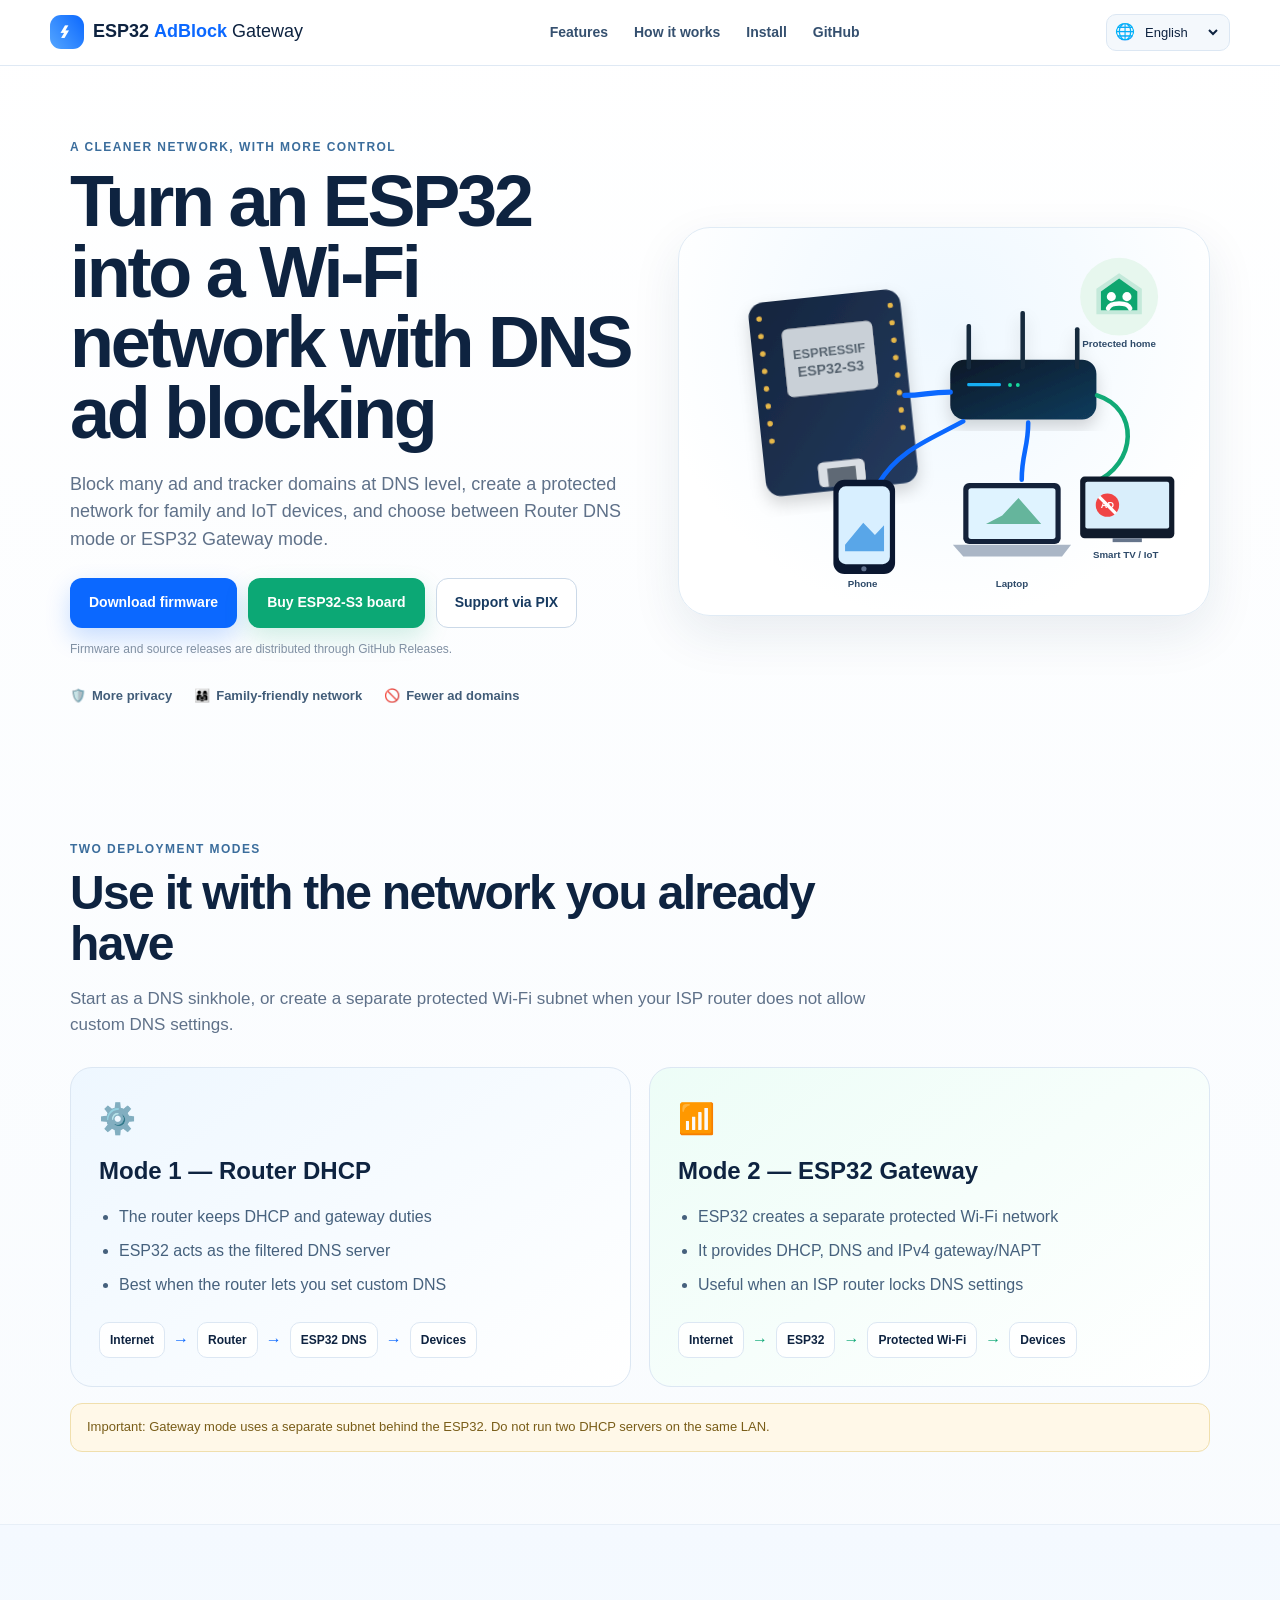
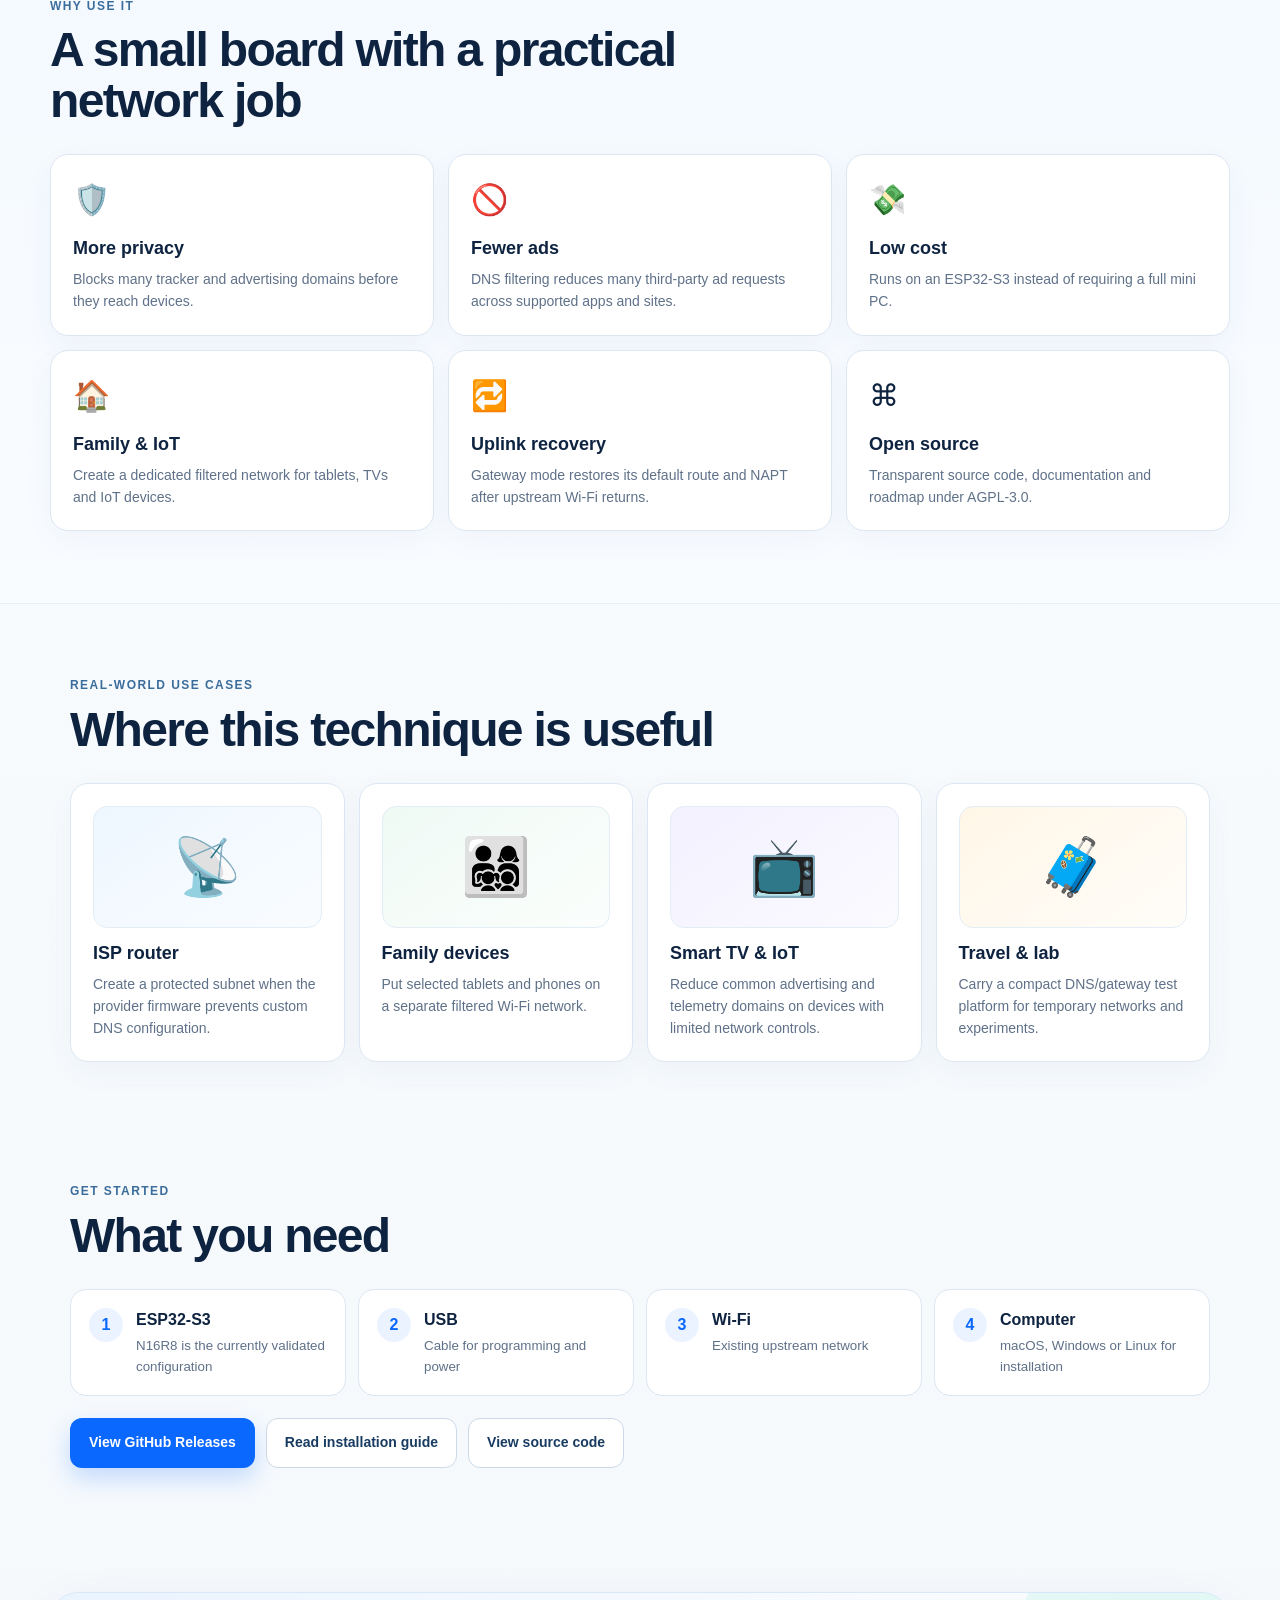
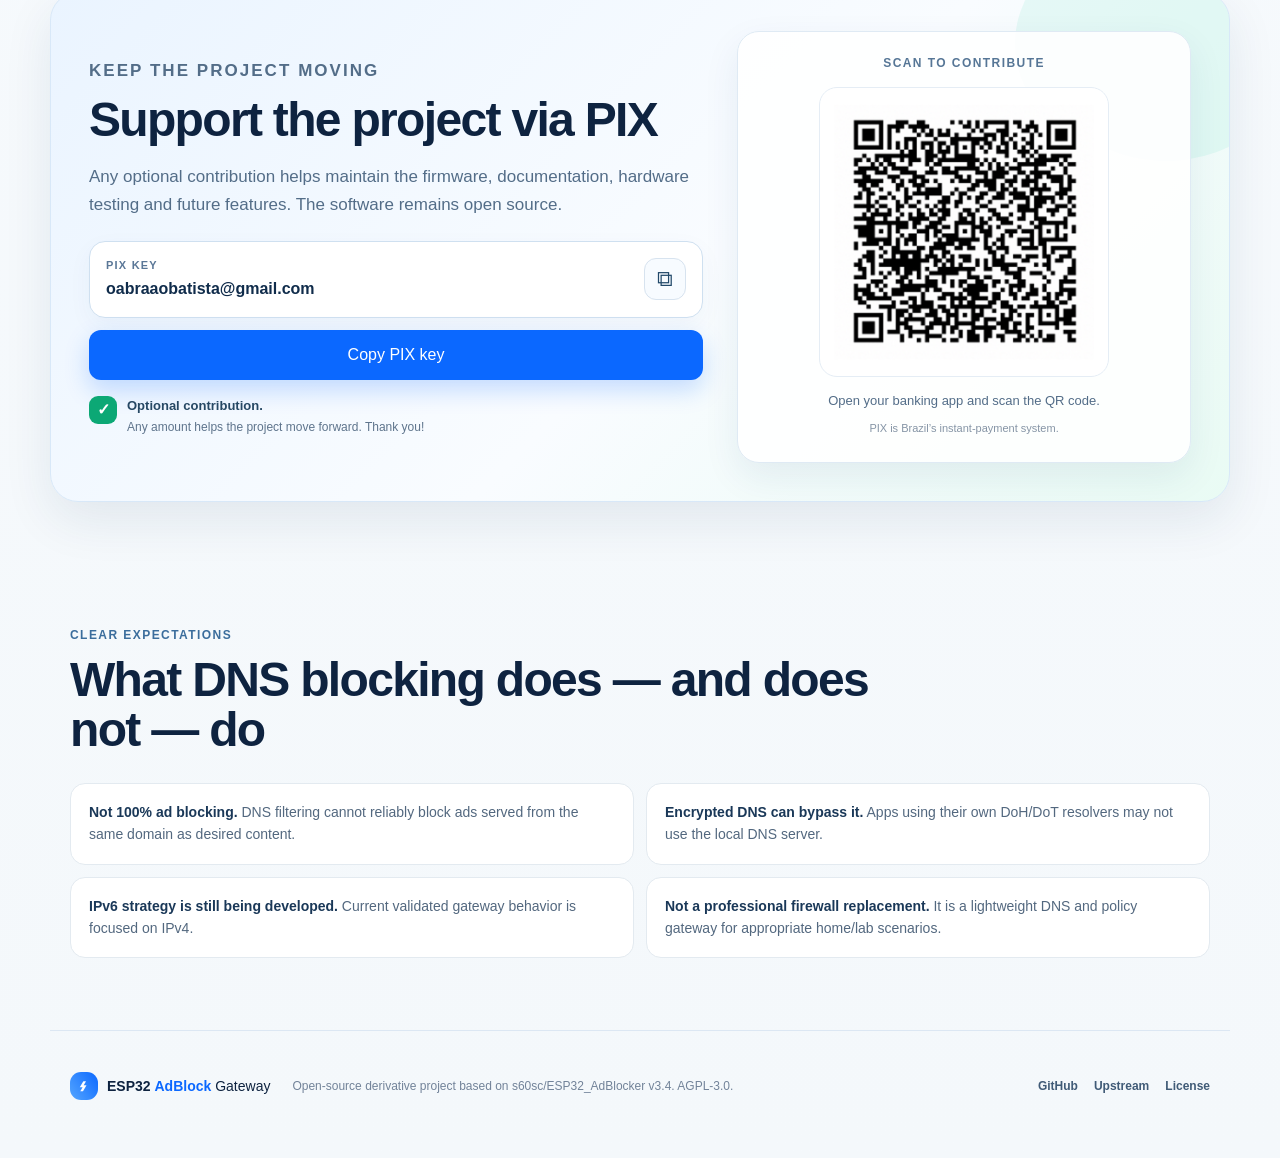
<file: site/index.html>
<!doctype html>
<html lang="en">
<head>
  <meta charset="utf-8">
  <meta name="viewport" content="width=device-width,initial-scale=1">
  <meta name="google-site-verification" content="0h8yRCge7UtPO570fPZsTDNVKGekMW01I0p9-vthDMI">
  <title>ESP32 AdBlock Gateway — DNS Ad Blocking & Protected Wi‑Fi Gateway</title>
  <meta name="description" content="Turn an ESP32-S3 into a low-cost DNS ad blocker and optional protected Wi-Fi gateway for home, family, Smart TV and IoT networks.">
  <meta name="robots" content="index,follow,max-image-preview:large">
  <meta name="theme-color" content="#0b68ff">
  <link rel="canonical" href="https://abraaobat.github.io/ESP32_AdBlocker/">
  <link rel="icon" href="./favicon.svg" type="image/svg+xml">
  <link rel="stylesheet" href="./styles.css">
  <meta property="og:type" content="website">
  <meta property="og:title" content="ESP32 AdBlock Gateway">
  <meta property="og:description" content="DNS-level ad blocking plus an optional protected Wi-Fi gateway powered by ESP32-S3.">
  <meta property="og:url" content="https://abraaobat.github.io/ESP32_AdBlocker/">
  <meta property="og:site_name" content="ESP32 AdBlock Gateway">
  <meta name="twitter:card" content="summary_large_image">
  <script type="application/ld+json">
  {
    "@context":"https://schema.org",
    "@type":"SoftwareApplication",
    "name":"ESP32 AdBlock Gateway",
    "applicationCategory":"UtilitiesApplication",
    "operatingSystem":"ESP32-S3",
    "isAccessibleForFree":true,
    "license":"https://www.gnu.org/licenses/agpl-3.0.html",
    "codeRepository":"https://github.com/abraaobat/ESP32_AdBlocker",
    "downloadUrl":"https://github.com/abraaobat/ESP32_AdBlocker/releases",
    "description":"Open-source ESP32-S3 DNS ad blocker with optional protected Wi-Fi gateway mode."
  }
  </script>
</head>
<body>
  <a class="skip-link" href="#main">Skip to content</a>
  <header class="topbar">
    <a class="brand" href="#top" aria-label="ESP32 AdBlock Gateway home">
      <span class="brand-mark" aria-hidden="true">⌁</span>
      <span><strong>ESP32</strong> <b>AdBlock</b> Gateway</span>
    </a>
    <nav class="nav" aria-label="Primary navigation">
      <a href="#features" data-i18n="navFeatures">Features</a>
      <a href="#how" data-i18n="navHow">How it works</a>
      <a href="#install" data-i18n="navInstall">Install</a>
      <a href="https://github.com/abraaobat/ESP32_AdBlocker" rel="noopener">GitHub</a>
    </nav>
    <label class="lang-control" aria-label="Language">
      <span>🌐</span>
      <select id="languageSelect">
        <option value="en">English</option>
        <option value="pt-BR">Português</option>
        <option value="es">Español</option>
        <option value="fr">Français</option>
        <option value="zh-CN">简体中文</option>
      </select>
    </label>
  </header>

  <main id="main">
    <section class="hero" id="top">
      <div class="hero-copy">
        <p class="eyebrow" data-i18n="eyebrow">A CLEANER NETWORK, WITH MORE CONTROL</p>
        <h1 data-i18n="heroTitle">Turn an ESP32 into a Wi‑Fi network with DNS ad blocking</h1>
        <p class="hero-lead" data-i18n="heroLead">Block many ad and tracker domains at DNS level, create a protected network for family and IoT devices, and choose between Router DNS mode or ESP32 Gateway mode.</p>
        <div class="cta-row">
          <a class="btn btn-primary" href="https://github.com/abraaobat/ESP32_AdBlocker/releases" rel="noopener" data-i18n="downloadFirmware">Download firmware</a>
          <a class="btn btn-accent" href="https://pt.aliexpress.com/item/1005006418608267.html" rel="nofollow noopener" data-i18n="buyBoard">Buy ESP32-S3 board</a>
          <a class="btn btn-ghost" href="#support" data-i18n="supportOne">Support with US$1</a>
        </div>
        <p class="microcopy" data-i18n="releaseNote">Firmware and source releases are distributed through GitHub Releases.</p>
        <div class="trust-row" aria-label="Benefits">
          <span>🛡️ <b data-i18n="trustPrivacy">More privacy</b></span>
          <span>👨‍👩‍👧 <b data-i18n="trustFamily">Family-friendly network</b></span>
          <span>🚫 <b data-i18n="trustAds">Fewer ad domains</b></span>
        </div>
      </div>

      <div class="hero-visual" aria-label="ESP32 connected between the home network and protected devices">
        <svg viewBox="0 0 760 540" role="img" aria-labelledby="heroSvgTitle heroSvgDesc">
          <title id="heroSvgTitle">ESP32 AdBlock Gateway network diagram</title>
          <desc id="heroSvgDesc">An ESP32-S3 board and home router feeding a phone, laptop and smart TV through a filtered network.</desc>
          <defs>
            <linearGradient id="boardGrad" x1="0" y1="0" x2="1" y2="1"><stop stop-color="#14243d"/><stop offset="1" stop-color="#243b5f"/></linearGradient>
            <linearGradient id="routerGrad" x1="0" y1="0" x2="1" y2="1"><stop stop-color="#071827"/><stop offset="1" stop-color="#123c5d"/></linearGradient>
            <filter id="shadow"><feDropShadow dx="0" dy="12" stdDeviation="12" flood-opacity=".16"/></filter>
          </defs>
          <circle cx="650" cy="78" r="60" fill="#e7f7ee"/>
          <path d="M650 42l35 24v39h-70V66z" fill="#12a36f" opacity=".16"/>
          <path d="M650 50l28 20v29h-56V70z" fill="#0ea66f"/>
          <circle cx="638" cy="78" r="7" fill="#fff"/><circle cx="662" cy="78" r="7" fill="#fff"/><path d="M633 96c4-10 30-10 34 0" stroke="#fff" stroke-width="7" stroke-linecap="round" fill="none"/>
          <text x="650" y="155" text-anchor="middle" class="svg-label">Protected home</text>

          <g transform="translate(90 75) rotate(-6 130 130)" filter="url(#shadow)">
            <rect x="0" y="0" width="235" height="300" rx="24" fill="url(#boardGrad)"/>
            <rect x="48" y="45" width="140" height="105" rx="9" fill="#c9d0d7"/>
            <text x="118" y="92" text-anchor="middle" font-size="20" fill="#52606d" font-weight="700">ESPRESSIF</text>
            <text x="118" y="120" text-anchor="middle" font-size="22" fill="#52606d" font-weight="800">ESP32‑S3</text>
            <rect x="82" y="255" width="72" height="38" rx="8" fill="#d9dee4"/>
            <rect x="96" y="265" width="44" height="28" fill="#5f6974"/>
            <g fill="#e5b84a"><circle cx="16" cy="25" r="4"/><circle cx="16" cy="52" r="4"/><circle cx="16" cy="79" r="4"/><circle cx="16" cy="106" r="4"/><circle cx="16" cy="133" r="4"/><circle cx="16" cy="160" r="4"/><circle cx="16" cy="187" r="4"/><circle cx="16" cy="214" r="4"/><circle cx="219" cy="25" r="4"/><circle cx="219" cy="52" r="4"/><circle cx="219" cy="79" r="4"/><circle cx="219" cy="106" r="4"/><circle cx="219" cy="133" r="4"/><circle cx="219" cy="160" r="4"/><circle cx="219" cy="187" r="4"/><circle cx="219" cy="214" r="4"/></g>
          </g>

          <g transform="translate(390 120)" filter="url(#shadow)">
            <rect x="0" y="55" width="225" height="92" rx="22" fill="url(#routerGrad)"/>
            <rect x="26" y="91" width="52" height="5" rx="2" fill="#13aef3"/><circle cx="92" cy="94" r="3" fill="#16d79c"/><circle cx="104" cy="94" r="3" fill="#16d79c"/>
            <rect x="25" y="0" width="7" height="70" rx="3" fill="#142a3e"/><rect x="108" y="-20" width="7" height="90" rx="3" fill="#142a3e"/><rect x="192" y="5" width="7" height="65" rx="3" fill="#142a3e"/>
          </g>
          <path d="M320 230 C350 230 355 225 390 225" stroke="#0b68ff" stroke-width="8" fill="none" stroke-linecap="round"/>
          <path d="M616 230 C680 250 680 335 610 365" stroke="#11aa76" stroke-width="7" fill="none" stroke-linecap="round"/>
          <path d="M510 272 C510 310 500 320 500 360" stroke="#0b68ff" stroke-width="7" fill="none" stroke-linecap="round"/>
          <path d="M410 270 C355 300 310 315 280 365" stroke="#0b68ff" stroke-width="7" fill="none" stroke-linecap="round"/>

          <g transform="translate(210 360)"><rect width="95" height="145" rx="17" fill="#0a1730"/><rect x="8" y="10" width="79" height="120" rx="11" fill="#d8efff"/><path d="M18 100l28-34 18 19 14-15v40H18z" fill="#59a6e8"/><circle cx="47" cy="137" r="4" fill="#61718e"/></g>
          <g transform="translate(410 365)"><rect x="0" y="0" width="150" height="94" rx="9" fill="#14223a"/><rect x="8" y="8" width="134" height="78" rx="4" fill="#dff3ff"/><path d="M60 50l25-27 35 40H35z" fill="#65b59c"/><path d="M-16 95h182l-14 18H0z" fill="#aab6c6"/></g>
          <g transform="translate(590 355)"><rect width="145" height="95" rx="7" fill="#101b2c"/><rect x="8" y="8" width="129" height="72" rx="3" fill="#d9eefb"/><circle cx="42" cy="44" r="18" fill="#f04444"/><text x="42" y="49" text-anchor="middle" font-size="14" fill="#fff" font-weight="900">AD</text><line x1="29" y1="31" x2="55" y2="57" stroke="#fff" stroke-width="5"/><rect x="50" y="95" width="45" height="6" fill="#66758b"/></g>
          <text x="255" y="525" text-anchor="middle" class="svg-label">Phone</text><text x="485" y="525" text-anchor="middle" class="svg-label">Laptop</text><text x="660" y="480" text-anchor="middle" class="svg-label">Smart TV / IoT</text>
        </svg>
      </div>
    </section>

    <section class="section" id="how">
      <div class="section-heading">
        <p class="eyebrow" data-i18n="howEyebrow">TWO DEPLOYMENT MODES</p>
        <h2 data-i18n="howTitle">Use it with the network you already have</h2>
        <p data-i18n="howLead">Start as a DNS sinkhole, or create a separate protected Wi‑Fi subnet when your ISP router does not allow custom DNS settings.</p>
      </div>
      <div class="mode-grid">
        <article class="mode-card blue-card">
          <div class="mode-icon">⚙️</div>
          <h3 data-i18n="mode1Title">Mode 1 — Router DHCP</h3>
          <ul>
            <li data-i18n="mode1a">The router keeps DHCP and gateway duties</li>
            <li data-i18n="mode1b">ESP32 acts as the filtered DNS server</li>
            <li data-i18n="mode1c">Best when the router lets you set custom DNS</li>
          </ul>
          <div class="mini-flow"><span>Internet</span><b>→</b><span>Router</span><b>→</b><span>ESP32 DNS</span><b>→</b><span>Devices</span></div>
        </article>
        <article class="mode-card green-card">
          <div class="mode-icon">📶</div>
          <h3 data-i18n="mode2Title">Mode 2 — ESP32 Gateway</h3>
          <ul>
            <li data-i18n="mode2a">ESP32 creates a separate protected Wi‑Fi network</li>
            <li data-i18n="mode2b">It provides DHCP, DNS and IPv4 gateway/NAPT</li>
            <li data-i18n="mode2c">Useful when an ISP router locks DNS settings</li>
          </ul>
          <div class="mini-flow"><span>Internet</span><b>→</b><span>ESP32</span><b>→</b><span>Protected Wi‑Fi</span><b>→</b><span>Devices</span></div>
        </article>
      </div>
      <p class="notice" data-i18n="dhcpWarning">Important: Gateway mode uses a separate subnet behind the ESP32. Do not run two DHCP servers on the same LAN.</p>
    </section>

    <section class="section tinted" id="features">
      <div class="section-heading">
        <p class="eyebrow" data-i18n="featuresEyebrow">WHY USE IT</p>
        <h2 data-i18n="featuresTitle">A small board with a practical network job</h2>
      </div>
      <div class="feature-grid">
        <article><span>🛡️</span><h3 data-i18n="fPrivacy">More privacy</h3><p data-i18n="fPrivacyD">Blocks many tracker and advertising domains before they reach devices.</p></article>
        <article><span>🚫</span><h3 data-i18n="fAds">Fewer ads</h3><p data-i18n="fAdsD">DNS filtering reduces many third-party ad requests across supported apps and sites.</p></article>
        <article><span>💸</span><h3 data-i18n="fCost">Low cost</h3><p data-i18n="fCostD">Runs on an ESP32-S3 instead of requiring a full mini PC.</p></article>
        <article><span>🏠</span><h3 data-i18n="fFamily">Family & IoT</h3><p data-i18n="fFamilyD">Create a dedicated filtered network for tablets, TVs and IoT devices.</p></article>
        <article><span>🔁</span><h3 data-i18n="fRecovery">Uplink recovery</h3><p data-i18n="fRecoveryD">Gateway mode restores its default route and NAPT after upstream Wi‑Fi returns.</p></article>
        <article><span>⌘</span><h3 data-i18n="fOpen">Open source</h3><p data-i18n="fOpenD">Transparent source code, documentation and roadmap under AGPL-3.0.</p></article>
      </div>
    </section>

    <section class="section">
      <div class="section-heading"><p class="eyebrow" data-i18n="useEyebrow">REAL-WORLD USE CASES</p><h2 data-i18n="useTitle">Where this technique is useful</h2></div>
      <div class="use-grid">
        <article><div class="use-art router-art">📡</div><h3 data-i18n="uIsp">ISP router</h3><p data-i18n="uIspD">Create a protected subnet when the provider firmware prevents custom DNS configuration.</p></article>
        <article><div class="use-art family-art">👨‍👩‍👧‍👦</div><h3 data-i18n="uKids">Family devices</h3><p data-i18n="uKidsD">Put selected tablets and phones on a separate filtered Wi‑Fi network.</p></article>
        <article><div class="use-art tv-art">📺</div><h3 data-i18n="uTv">Smart TV & IoT</h3><p data-i18n="uTvD">Reduce common advertising and telemetry domains on devices with limited network controls.</p></article>
        <article><div class="use-art travel-art">🧳</div><h3 data-i18n="uTravel">Travel & lab</h3><p data-i18n="uTravelD">Carry a compact DNS/gateway test platform for temporary networks and experiments.</p></article>
      </div>
    </section>

    <section class="section install-section" id="install">
      <div class="section-heading"><p class="eyebrow" data-i18n="installEyebrow">GET STARTED</p><h2 data-i18n="installTitle">What you need</h2></div>
      <div class="requirements">
        <div><b>1</b><span><strong>ESP32‑S3</strong><small data-i18n="reqBoard">N16R8 is the currently validated configuration</small></span></div>
        <div><b>2</b><span><strong>USB</strong><small data-i18n="reqUsb">Cable for programming and power</small></span></div>
        <div><b>3</b><span><strong>Wi‑Fi</strong><small data-i18n="reqWifi">Existing upstream network</small></span></div>
        <div><b>4</b><span><strong data-i18n="reqComputerTitle">Computer</strong><small data-i18n="reqComputer">macOS, Windows or Linux for installation</small></span></div>
      </div>
      <div class="install-actions">
        <a class="btn btn-primary" href="https://github.com/abraaobat/ESP32_AdBlocker/releases" data-i18n="viewReleases">View GitHub Releases</a>
        <a class="btn btn-ghost" href="https://github.com/abraaobat/ESP32_AdBlocker#readme" data-i18n="readGuide">Read installation guide</a>
        <a class="btn btn-ghost" href="https://github.com/abraaobat/ESP32_AdBlocker" data-i18n="viewSource">View source code</a>
      </div>
    </section>

    <section class="section support" id="support">
      <div>
        <p class="eyebrow" data-i18n="supportEyebrow">KEEP THE PROJECT MOVING</p>
        <h2 data-i18n="supportTitle">Support the project with US$1</h2>
        <p data-i18n="supportLead">A small optional contribution helps maintain firmware, documentation, hardware tests and future features. The software remains open source.</p>
      </div>
      <div class="support-actions">
        <a class="btn btn-primary" href="https://github.com/sponsors/abraaobat?metadata_campaign=esp32-adblock-gateway" rel="noopener" data-i18n="contributeOne">Contribute US$1</a>
        <a class="btn btn-ghost" href="https://github.com/sponsors/abraaobat?metadata_campaign=esp32-adblock-gateway" rel="noopener" data-i18n="contributeOther">Choose another amount</a>
        <small data-i18n="supportSetup">GitHub Sponsors must be enabled on the maintainer account for payment buttons to work.</small>
      </div>
    </section>

    <section class="section caveats">
      <div class="section-heading"><p class="eyebrow" data-i18n="limitsEyebrow">CLEAR EXPECTATIONS</p><h2 data-i18n="limitsTitle">What DNS blocking does — and does not — do</h2></div>
      <div class="caveat-grid">
        <p data-i18n="limit1"><strong>Not 100% ad blocking.</strong> DNS filtering cannot reliably block ads served from the same domain as desired content.</p>
        <p data-i18n="limit2"><strong>Encrypted DNS can bypass it.</strong> Apps using their own DoH/DoT resolvers may not use the local DNS server.</p>
        <p data-i18n="limit3"><strong>IPv6 strategy is still being developed.</strong> Current validated gateway behavior is focused on IPv4.</p>
        <p data-i18n="limit4"><strong>Not a professional firewall replacement.</strong> It is a lightweight DNS and policy gateway for appropriate home/lab scenarios.</p>
      </div>
    </section>
  </main>

  <footer>
    <div class="brand"><span class="brand-mark">⌁</span><span><strong>ESP32</strong> <b>AdBlock</b> Gateway</span></div>
    <p data-i18n="footerText">Open-source derivative project based on s60sc/ESP32_AdBlocker v3.4. AGPL-3.0.</p>
    <div class="footer-links"><a href="https://github.com/abraaobat/ESP32_AdBlocker">GitHub</a><a href="https://github.com/s60sc/ESP32_AdBlocker">Upstream</a><a href="https://github.com/abraaobat/ESP32_AdBlocker/blob/main/LICENSE">License</a></div>
  </footer>
  <script src="./app.js" defer></script>
</body>
</html>
</file>
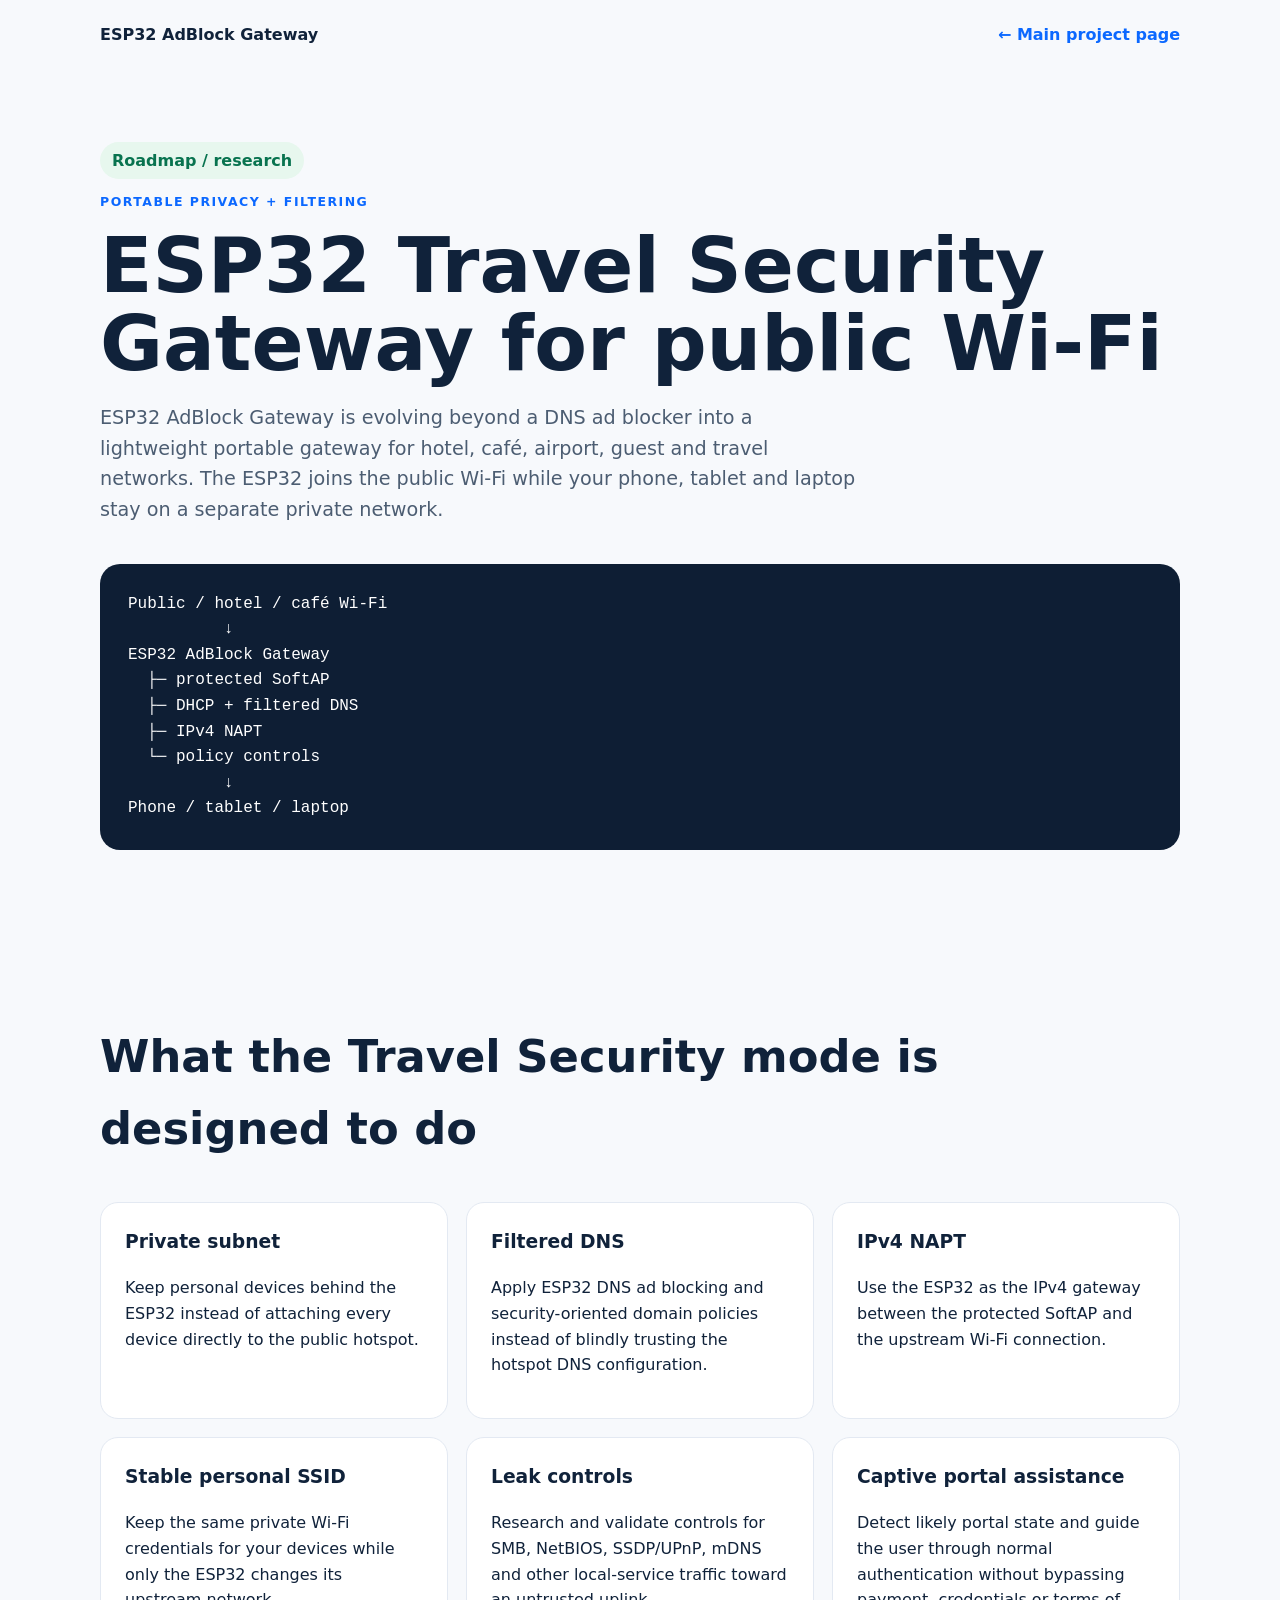
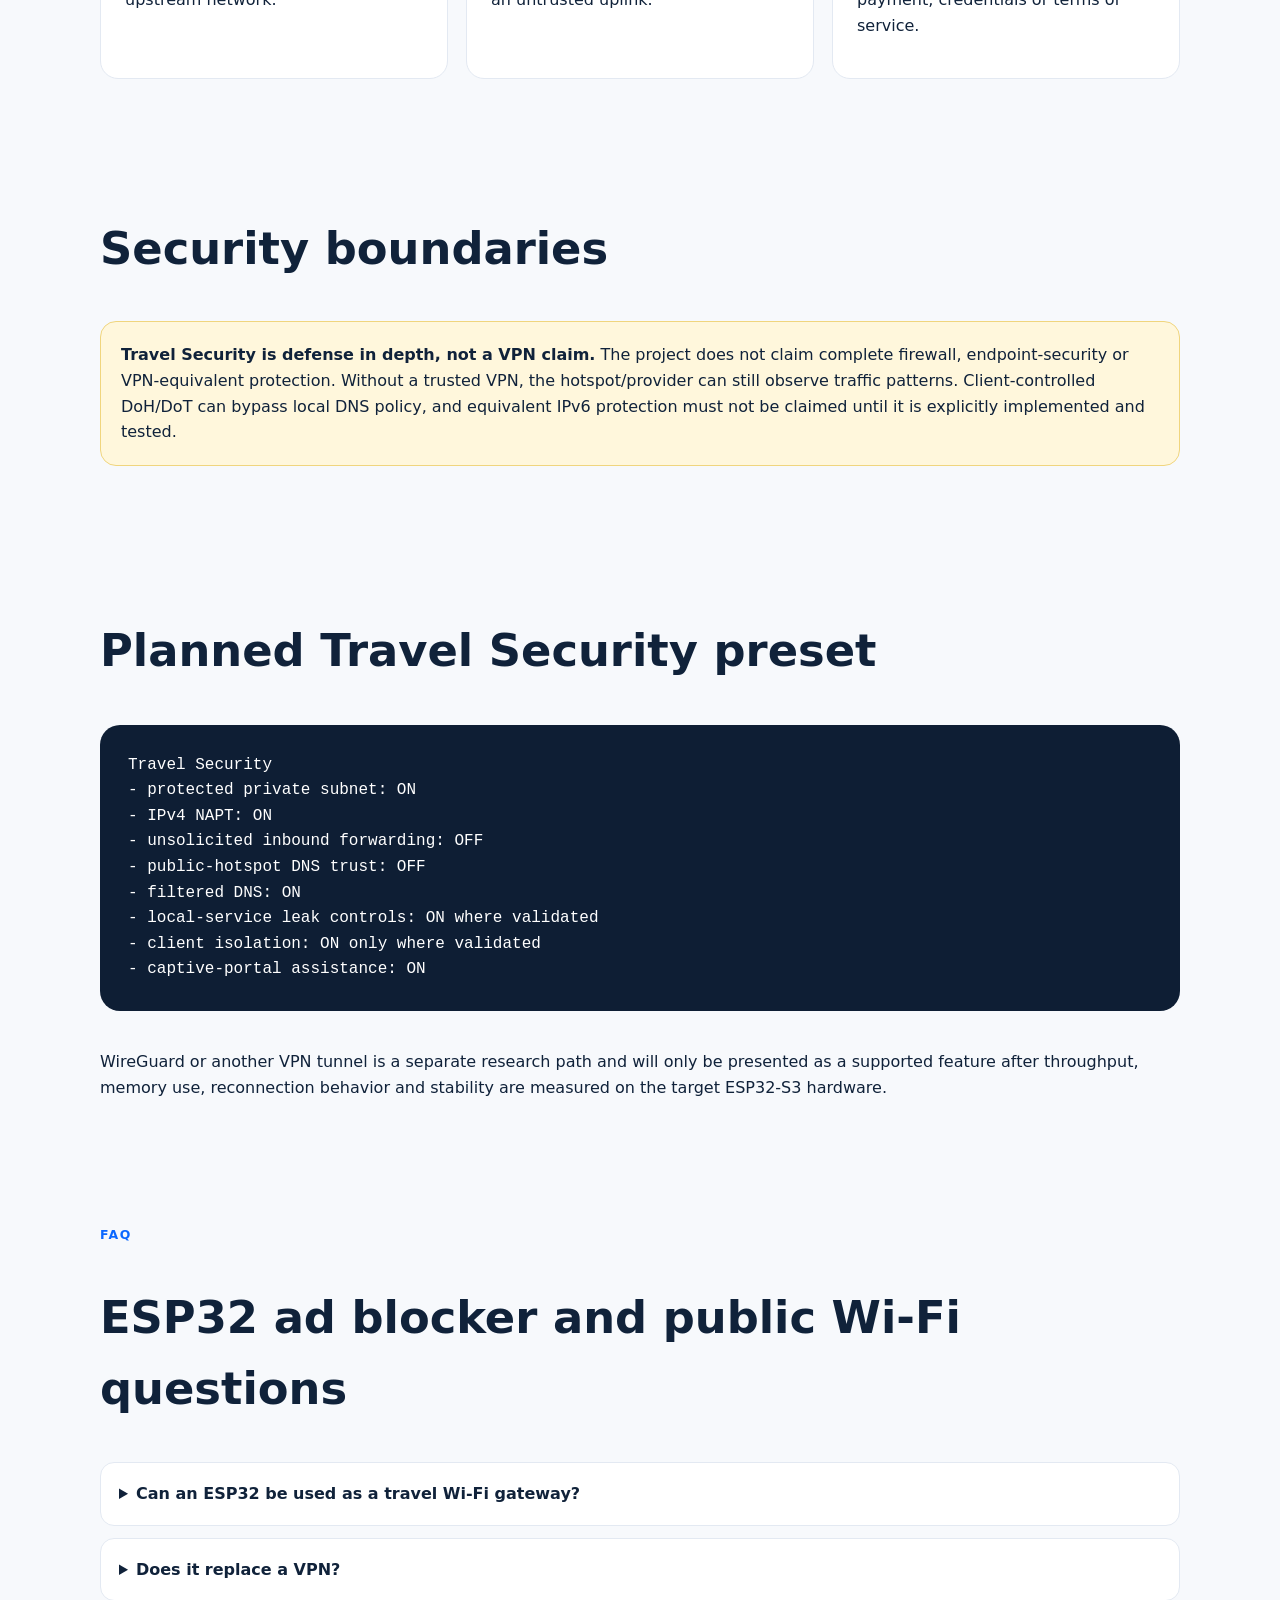
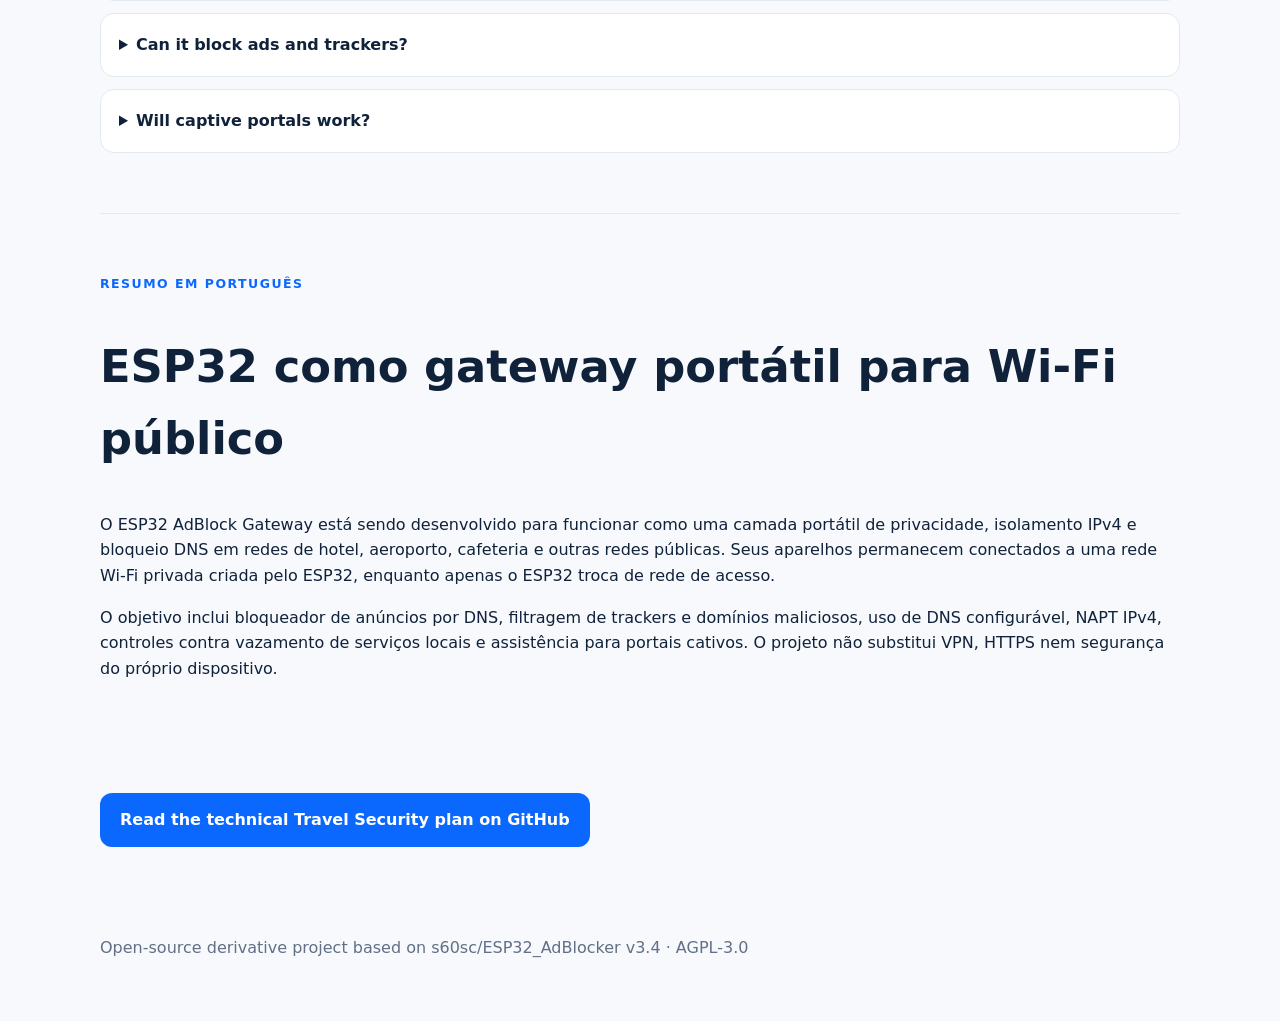
<file: site/travel-security.html>
<!doctype html>
<html lang="en">
<head>
  <meta charset="utf-8">
  <meta name="viewport" content="width=device-width,initial-scale=1">
  <title>ESP32 Travel Security Gateway — Public Wi-Fi Privacy & DNS Filtering</title>
  <meta name="description" content="Use ESP32 AdBlock Gateway as a portable privacy and DNS filtering layer for hotel, café, airport and other public Wi-Fi networks, with a private subnet, IPv4 NAPT and filtered DNS.">
  <meta name="robots" content="index,follow,max-image-preview:large">
  <link rel="canonical" href="https://abraaobat.github.io/ESP32_AdBlocker/travel-security.html">
  <link rel="icon" href="./favicon.svg" type="image/svg+xml">
  <meta property="og:type" content="article">
  <meta property="og:title" content="ESP32 Travel Security Gateway">
  <meta property="og:description" content="Portable public-Wi-Fi isolation and DNS filtering with ESP32-S3.">
  <meta property="og:url" content="https://abraaobat.github.io/ESP32_AdBlocker/travel-security.html">
  <meta name="twitter:card" content="summary">
  <script type="application/ld+json">
  {
    "@context":"https://schema.org",
    "@graph":[
      {
        "@type":"TechArticle",
        "headline":"ESP32 Travel Security Gateway — Public Wi-Fi Privacy & DNS Filtering",
        "description":"Architecture and roadmap for using ESP32 AdBlock Gateway as a portable privacy and filtering layer on public Wi-Fi.",
        "mainEntityOfPage":"https://abraaobat.github.io/ESP32_AdBlocker/travel-security.html",
        "isPartOf":{"@type":"WebSite","name":"ESP32 AdBlock Gateway","url":"https://abraaobat.github.io/ESP32_AdBlocker/"}
      },
      {
        "@type":"FAQPage",
        "mainEntity":[
          {"@type":"Question","name":"Can an ESP32 be used as a travel Wi-Fi gateway?","acceptedAnswer":{"@type":"Answer","text":"ESP32 AdBlock Gateway is being developed to join an upstream Wi-Fi network while exposing a separate protected SoftAP with DHCP, DNS and IPv4 NAPT for personal devices."}},
          {"@type":"Question","name":"Does ESP32 AdBlock Gateway replace a VPN?","acceptedAnswer":{"@type":"Answer","text":"No. Travel Security is defense in depth. Without a VPN, the upstream provider can still perform traffic analysis, and the gateway does not replace HTTPS or endpoint security."}},
          {"@type":"Question","name":"Can it block ads and trackers on public Wi-Fi?","acceptedAnswer":{"@type":"Answer","text":"It can apply DNS-level filtering to many advertising, tracker and security-related domains, subject to the usual limits of DNS filtering and client-controlled encrypted DNS."}}
        ]
      }
    ]
  }
  </script>
  <style>
    :root{font-family:Inter,ui-sans-serif,system-ui,-apple-system,BlinkMacSystemFont,"Segoe UI",sans-serif;color:#10223a;background:#f7f9fc;line-height:1.6}*{box-sizing:border-box}body{margin:0}a{color:#0b68ff}.wrap{width:min(1080px,calc(100% - 40px));margin:auto}.top{display:flex;justify-content:space-between;align-items:center;padding:22px 0}.brand{font-weight:800;text-decoration:none;color:#10223a}.back{font-weight:700;text-decoration:none}.hero{padding:72px 0 48px}.eyebrow{font-size:.78rem;font-weight:900;letter-spacing:.12em;color:#0b68ff}.hero h1{font-size:clamp(2.4rem,6vw,4.8rem);line-height:1.02;margin:.2em 0}.lead{font-size:1.2rem;max-width:760px;color:#4c5d72}.flow{margin:38px 0;background:#0e1e34;color:white;padding:28px;border-radius:20px;font-family:ui-monospace,SFMono-Regular,Menlo,monospace;white-space:pre-wrap}.grid{display:grid;grid-template-columns:repeat(3,1fr);gap:18px}.card{background:white;border:1px solid #e3e9f2;border-radius:18px;padding:24px}.card h2,.card h3{margin-top:0}.section{padding:48px 0}.section h2{font-size:clamp(1.8rem,4vw,2.8rem)}.note{background:#fff7dc;border:1px solid #f0d57e;border-radius:16px;padding:20px}.status{display:inline-block;background:#e7f7ee;color:#08734f;border-radius:999px;padding:6px 12px;font-weight:800}.faq details{background:white;border:1px solid #e3e9f2;border-radius:14px;padding:18px;margin:12px 0}.faq summary{font-weight:800;cursor:pointer}.cta{display:inline-block;background:#0b68ff;color:white;text-decoration:none;font-weight:800;padding:14px 20px;border-radius:12px}.pt{border-top:1px solid #e3e9f2}.footer{padding:40px 0 60px;color:#617086}@media(max-width:760px){.grid{grid-template-columns:1fr}.top{align-items:flex-start;gap:16px}.hero{padding-top:42px}}
  </style>
</head>
<body>
  <header class="wrap top">
    <a class="brand" href="./">ESP32 AdBlock Gateway</a>
    <a class="back" href="./">← Main project page</a>
  </header>

  <main>
    <section class="wrap hero">
      <span class="status">Roadmap / research</span>
      <p class="eyebrow">PORTABLE PRIVACY + FILTERING</p>
      <h1>ESP32 Travel Security Gateway for public Wi-Fi</h1>
      <p class="lead">ESP32 AdBlock Gateway is evolving beyond a DNS ad blocker into a lightweight portable gateway for hotel, café, airport, guest and travel networks. The ESP32 joins the public Wi-Fi while your phone, tablet and laptop stay on a separate private network.</p>
      <div class="flow">Public / hotel / café Wi-Fi
          ↓
ESP32 AdBlock Gateway
  ├─ protected SoftAP
  ├─ DHCP + filtered DNS
  ├─ IPv4 NAPT
  └─ policy controls
          ↓
Phone / tablet / laptop</div>
    </section>

    <section class="wrap section">
      <h2>What the Travel Security mode is designed to do</h2>
      <div class="grid">
        <article class="card"><h3>Private subnet</h3><p>Keep personal devices behind the ESP32 instead of attaching every device directly to the public hotspot.</p></article>
        <article class="card"><h3>Filtered DNS</h3><p>Apply ESP32 DNS ad blocking and security-oriented domain policies instead of blindly trusting the hotspot DNS configuration.</p></article>
        <article class="card"><h3>IPv4 NAPT</h3><p>Use the ESP32 as the IPv4 gateway between the protected SoftAP and the upstream Wi-Fi connection.</p></article>
        <article class="card"><h3>Stable personal SSID</h3><p>Keep the same private Wi-Fi credentials for your devices while only the ESP32 changes its upstream network.</p></article>
        <article class="card"><h3>Leak controls</h3><p>Research and validate controls for SMB, NetBIOS, SSDP/UPnP, mDNS and other local-service traffic toward an untrusted uplink.</p></article>
        <article class="card"><h3>Captive portal assistance</h3><p>Detect likely portal state and guide the user through normal authentication without bypassing payment, credentials or terms of service.</p></article>
      </div>
    </section>

    <section class="wrap section">
      <h2>Security boundaries</h2>
      <p class="note"><strong>Travel Security is defense in depth, not a VPN claim.</strong> The project does not claim complete firewall, endpoint-security or VPN-equivalent protection. Without a trusted VPN, the hotspot/provider can still observe traffic patterns. Client-controlled DoH/DoT can bypass local DNS policy, and equivalent IPv6 protection must not be claimed until it is explicitly implemented and tested.</p>
    </section>

    <section class="wrap section">
      <h2>Planned Travel Security preset</h2>
      <div class="flow">Travel Security
- protected private subnet: ON
- IPv4 NAPT: ON
- unsolicited inbound forwarding: OFF
- public-hotspot DNS trust: OFF
- filtered DNS: ON
- local-service leak controls: ON where validated
- client isolation: ON only where validated
- captive-portal assistance: ON</div>
      <p>WireGuard or another VPN tunnel is a separate research path and will only be presented as a supported feature after throughput, memory use, reconnection behavior and stability are measured on the target ESP32-S3 hardware.</p>
    </section>

    <section class="wrap section faq">
      <p class="eyebrow">FAQ</p>
      <h2>ESP32 ad blocker and public Wi-Fi questions</h2>
      <details><summary>Can an ESP32 be used as a travel Wi-Fi gateway?</summary><p>Yes, within the platform's limits. This project uses ESP32 Gateway mode: the ESP32 joins an upstream Wi-Fi network as a station and exposes its own protected SoftAP with DHCP, DNS and IPv4 NAPT.</p></details>
      <details><summary>Does it replace a VPN?</summary><p>No. Network separation and DNS filtering are useful layers, but they do not provide the confidentiality of a trusted VPN tunnel.</p></details>
      <details><summary>Can it block ads and trackers?</summary><p>It can block many third-party advertising and tracking domains at DNS level. DNS filtering cannot reliably block ads served from the same domain as desired content, and applications using their own encrypted DNS may bypass local DNS policy.</p></details>
      <details><summary>Will captive portals work?</summary><p>Captive-portal support is planned as an assisted flow. The project will not attempt to bypass authentication, payment or access terms.</p></details>
    </section>

    <section class="wrap section pt" lang="pt-BR">
      <p class="eyebrow">RESUMO EM PORTUGUÊS</p>
      <h2>ESP32 como gateway portátil para Wi-Fi público</h2>
      <p>O ESP32 AdBlock Gateway está sendo desenvolvido para funcionar como uma camada portátil de privacidade, isolamento IPv4 e bloqueio DNS em redes de hotel, aeroporto, cafeteria e outras redes públicas. Seus aparelhos permanecem conectados a uma rede Wi-Fi privada criada pelo ESP32, enquanto apenas o ESP32 troca de rede de acesso.</p>
      <p>O objetivo inclui bloqueador de anúncios por DNS, filtragem de trackers e domínios maliciosos, uso de DNS configurável, NAPT IPv4, controles contra vazamento de serviços locais e assistência para portais cativos. O projeto não substitui VPN, HTTPS nem segurança do próprio dispositivo.</p>
    </section>

    <section class="wrap section">
      <a class="cta" href="https://github.com/abraaobat/ESP32_AdBlocker/blob/main/docs/TRAVEL_SECURITY.md">Read the technical Travel Security plan on GitHub</a>
    </section>
  </main>

  <footer class="wrap footer">Open-source derivative project based on s60sc/ESP32_AdBlocker v3.4 · AGPL-3.0</footer>
</body>
</html>
</file>
<file: site/styles.css>
:root{--bg:#f6f9fc;--surface:#fff;--surface2:#eef6ff;--text:#0e2340;--muted:#5f7189;--line:#dce7f3;--blue:#0b68ff;--blue2:#eaf3ff;--green:#0ca875;--green2:#e9f9f3;--red:#e5484d;--shadow:0 18px 50px rgba(23,56,93,.09);--radius:22px;--max:1180px}*{box-sizing:border-box}html{scroll-behavior:smooth}body{margin:0;background:linear-gradient(180deg,#fff 0,#f8fbfe 38%,#f4f8fb 100%);color:var(--text);font-family:Inter,ui-sans-serif,-apple-system,BlinkMacSystemFont,"Segoe UI",Roboto,Helvetica,Arial,sans-serif;line-height:1.55}a{color:inherit}img,svg{max-width:100%;display:block}.skip-link{position:absolute;left:-9999px;top:12px;background:#fff;padding:10px 14px;border-radius:9px;z-index:100}.skip-link:focus{left:12px}.topbar{position:sticky;top:0;z-index:40;display:grid;grid-template-columns:auto 1fr auto;align-items:center;gap:20px;padding:14px max(20px,calc((100vw - var(--max))/2));background:rgba(255,255,255,.9);backdrop-filter:blur(16px);border-bottom:1px solid rgba(220,231,243,.9)}.brand{display:flex;gap:9px;align-items:center;text-decoration:none;font-size:18px;white-space:nowrap}.brand b{color:var(--blue)}.brand-mark{display:grid;place-items:center;width:34px;height:34px;border-radius:11px;background:linear-gradient(145deg,var(--blue),#55a6ff);color:#fff;font-size:24px;font-weight:900;transform:rotate(90deg)}.nav{display:flex;justify-content:center;gap:26px}.nav a{text-decoration:none;font-size:14px;font-weight:700;color:#35506f}.nav a:hover{color:var(--blue)}.lang-control{display:flex;align-items:center;gap:6px;background:#f4f8fc;border:1px solid var(--line);padding:5px 8px;border-radius:10px}.lang-control select{border:0;background:transparent;color:var(--text);font:inherit;font-size:13px;outline:none}.hero{max-width:var(--max);margin:0 auto;padding:72px 20px 62px;display:grid;grid-template-columns:1.03fr .97fr;gap:44px;align-items:center}.eyebrow{margin:0 0 10px;color:#3b6d9c;font-size:12px;font-weight:900;letter-spacing:.12em;text-transform:uppercase}.hero h1{font-size:clamp(42px,5.8vw,72px);line-height:.98;letter-spacing:-.045em;margin:0 0 22px;max-width:760px}.hero-lead{font-size:18px;color:var(--muted);max-width:720px;margin:0 0 24px}.cta-row,.install-actions{display:flex;gap:11px;flex-wrap:wrap}.btn{display:inline-flex;align-items:center;justify-content:center;padding:13px 18px;border-radius:12px;text-decoration:none;font-weight:850;font-size:14px;border:1px solid transparent;transition:.18s transform,.18s box-shadow,.18s background}.btn:hover{transform:translateY(-2px)}.btn-primary{background:var(--blue);color:#fff;box-shadow:0 10px 25px rgba(11,104,255,.22)}.btn-accent{background:var(--green);color:#fff;box-shadow:0 10px 25px rgba(12,168,117,.18)}.btn-ghost{background:#fff;border-color:#cbd9e8;color:#183b61}.btn-ghost:hover{border-color:#9cbde3;box-shadow:0 8px 22px rgba(34,80,130,.08)}.microcopy{font-size:12px;color:#8090a3;margin:12px 0 0}.trust-row{display:flex;flex-wrap:wrap;gap:14px 22px;margin-top:27px;color:#425d79;font-size:13px}.trust-row span{display:flex;align-items:center;gap:6px}.hero-visual{background:radial-gradient(circle at 50% 25%,#eff8ff 0,#f6fbff 38%,#fff 75%);border:1px solid #e0ebf5;border-radius:32px;padding:18px;box-shadow:var(--shadow);overflow:hidden}.svg-label{font-size:15px;fill:#2e4a69;font-weight:800}.section{max-width:var(--max);margin:0 auto;padding:72px 20px}.section.tinted{max-width:none;padding-left:max(20px,calc((100vw - var(--max))/2));padding-right:max(20px,calc((100vw - var(--max))/2));background:linear-gradient(180deg,#f4f9ff,#f9fcff);border-top:1px solid #e7eff7;border-bottom:1px solid #e7eff7}.section-heading{max-width:800px;margin-bottom:28px}.section h2{font-size:clamp(30px,4vw,48px);line-height:1.05;letter-spacing:-.035em;margin:0 0 12px}.section-heading>p:last-child{color:var(--muted);font-size:17px}.mode-grid{display:grid;grid-template-columns:1fr 1fr;gap:18px}.mode-card{position:relative;padding:28px;border-radius:var(--radius);border:1px solid var(--line);overflow:hidden}.blue-card{background:linear-gradient(145deg,#eef7ff,#fff)}.green-card{background:linear-gradient(145deg,#edfdf7,#fff)}.mode-icon{font-size:30px}.mode-card h3{font-size:24px;margin:10px 0 16px}.mode-card ul{padding-left:20px;color:#46617d}.mode-card li{margin:9px 0}.mini-flow{margin-top:24px;display:flex;align-items:center;gap:8px;flex-wrap:wrap}.mini-flow span{background:rgba(255,255,255,.9);border:1px solid var(--line);padding:8px 10px;border-radius:10px;font-size:12px;font-weight:800}.mini-flow b{color:var(--blue)}.green-card .mini-flow b{color:var(--green)}.notice{margin:16px 0 0;padding:13px 16px;border-radius:12px;background:#fff8e8;border:1px solid #f0dfad;color:#795d18;font-size:13px}.feature-grid{display:grid;grid-template-columns:repeat(3,1fr);gap:14px}.feature-grid article,.use-grid article{background:#fff;border:1px solid var(--line);border-radius:18px;padding:22px;box-shadow:0 10px 30px rgba(35,72,110,.045)}.feature-grid article>span{font-size:30px}.feature-grid h3,.use-grid h3{font-size:18px;margin:12px 0 6px}.feature-grid p,.use-grid p{margin:0;color:var(--muted);font-size:14px}.use-grid{display:grid;grid-template-columns:repeat(4,1fr);gap:14px}.use-art{height:122px;border-radius:14px;display:grid;place-items:center;font-size:56px;background:linear-gradient(145deg,#eef7ff,#f9fcff);border:1px solid #e3edf6}.family-art{background:linear-gradient(145deg,#effaf5,#fbfefc)}.tv-art{background:linear-gradient(145deg,#f3f1ff,#fbfaff)}.travel-art{background:linear-gradient(145deg,#fff6e7,#fffdf9)}.install-section{padding-top:48px}.requirements{display:grid;grid-template-columns:repeat(4,1fr);gap:12px;margin-bottom:22px}.requirements>div{display:flex;gap:13px;align-items:flex-start;background:#fff;border:1px solid var(--line);border-radius:16px;padding:18px}.requirements b{display:grid;place-items:center;min-width:34px;height:34px;border-radius:50%;background:var(--blue2);color:var(--blue)}.requirements span{display:grid;gap:3px}.requirements small{color:var(--muted)}.support{display:grid;grid-template-columns:1.15fr .85fr;gap:30px;align-items:center;background:linear-gradient(135deg,#eaf4ff,#f7fbff 55%,#ebfbf5);border:1px solid #d8e8f8;border-radius:28px;padding:38px;box-shadow:var(--shadow);margin-top:52px;margin-bottom:52px}.support h2{margin-bottom:10px}.support p{color:#536d88;max-width:700px}.support-actions{display:flex;flex-direction:column;align-items:stretch;gap:10px}.support-actions small{color:#6e8197;text-align:center}.caveat-grid{display:grid;grid-template-columns:1fr 1fr;gap:12px}.caveat-grid p{margin:0;padding:18px;border-radius:15px;border:1px solid #e3eaf0;background:#fff;color:#53687f;font-size:14px}.caveat-grid strong{color:#1a3858}footer{max-width:var(--max);margin:0 auto;padding:34px 20px 50px;display:grid;grid-template-columns:auto 1fr auto;gap:22px;align-items:center;border-top:1px solid var(--line);color:#728399;font-size:12px}footer .brand{font-size:14px;color:var(--text)}footer .brand-mark{width:28px;height:28px;font-size:19px}.footer-links{display:flex;gap:16px}.footer-links a{text-decoration:none;font-weight:750;color:#405b77}@media(max-width:980px){.topbar{grid-template-columns:1fr auto}.nav{display:none}.hero{grid-template-columns:1fr;padding-top:48px}.hero-visual{max-width:700px;margin:auto}.feature-grid{grid-template-columns:repeat(2,1fr)}.use-grid{grid-template-columns:repeat(2,1fr)}.requirements{grid-template-columns:repeat(2,1fr)}.support{grid-template-columns:1fr}footer{grid-template-columns:1fr}.footer-links{flex-wrap:wrap}}@media(max-width:620px){.topbar{padding:12px 14px}.brand{font-size:15px}.brand-mark{width:30px;height:30px}.lang-control span{display:none}.hero{padding:42px 16px}.hero h1{font-size:44px}.hero-lead{font-size:16px}.cta-row .btn{width:100%}.trust-row{display:grid}.section{padding:54px 16px}.section.tinted{padding-left:16px;padding-right:16px}.mode-grid,.feature-grid,.use-grid,.requirements,.caveat-grid{grid-template-columns:1fr}.support{margin:34px 16px;padding:25px 20px;border-radius:22px}.install-actions .btn{width:100%}footer{padding-left:16px;padding-right:16px}}@media(prefers-reduced-motion:reduce){html{scroll-behavior:auto}.btn{transition:none}}

.support.pix-support{grid-template-columns:1.15fr .85fr;gap:34px;align-items:center;position:relative;overflow:hidden;background:linear-gradient(135deg,#eaf4ff 0%,#f9fcff 55%,#e9fbf4 100%)}.support.pix-support::after{content:"";position:absolute;width:280px;height:280px;border-radius:45% 55% 60% 40%;background:rgba(95,222,184,.12);right:-80px;top:-110px;transform:rotate(25deg);pointer-events:none}.pix-support-copy,.pix-qr-card{position:relative;z-index:1}.pix-support-copy>p{font-size:17px;line-height:1.65}.pix-key-card{display:flex;align-items:center;justify-content:space-between;gap:18px;background:#fff;border:1px solid #cfe0f0;border-radius:16px;padding:15px 16px;margin:22px 0 12px;box-shadow:0 8px 24px rgba(34,80,130,.045)}.pix-key-card>div{display:grid;gap:3px;min-width:0}.pix-key-label{font-size:11px;font-weight:900;letter-spacing:.11em;text-transform:uppercase;color:#5a7797}.pix-key-card strong{font-size:16px;color:#102c4b;overflow-wrap:anywhere}.pix-icon-copy{border:1px solid #d7e3ef;background:#f7fbff;color:#214869;width:42px;height:42px;border-radius:12px;font-size:22px;cursor:pointer;flex:0 0 auto}.pix-icon-copy:hover{border-color:#a9c7e7;background:#fff}.pix-copy-button{width:100%;border:0;cursor:pointer;font:inherit}.pix-note{display:flex;align-items:flex-start;gap:10px;margin-top:16px;color:#5e748c}.pix-note>span{display:grid;place-items:center;width:28px;height:28px;border-radius:9px;background:var(--green);color:#fff;font-weight:900;flex:0 0 auto}.pix-note>div{display:grid;gap:2px}.pix-note strong{font-size:13px;color:#264864}.pix-note small{font-size:12px}.pix-qr-card{background:rgba(255,255,255,.9);border:1px solid #dfeaf4;border-radius:22px;padding:22px;text-align:center;box-shadow:0 14px 36px rgba(26,69,112,.08)}.pix-qr-title{margin:0 0 14px!important;font-size:12px!important;font-weight:900;letter-spacing:.12em;text-transform:uppercase;color:#567696!important}.pix-qr-wrap{background:#fff;border:1px solid #e5edf5;border-radius:18px;padding:14px;max-width:290px;margin:0 auto 14px}.pix-qr-wrap img{width:100%;height:auto;aspect-ratio:1/1}.pix-scan-help{font-size:13px!important;line-height:1.5!important;margin:0 auto 5px!important;max-width:290px!important}.pix-qr-card>small{color:#8594a5;font-size:11px}.support:not(.pix-ready){min-height:310px}.support:not(.pix-ready)>*{opacity:0}@media(max-width:980px){.support.pix-support{grid-template-columns:1fr}.pix-qr-card{max-width:440px;width:100%;margin:0 auto}}@media(max-width:620px){.support.pix-support{margin:34px 16px;padding:25px 20px}.pix-key-card{align-items:flex-start}.pix-key-card strong{font-size:14px}.pix-qr-wrap{max-width:250px}}
</file>
